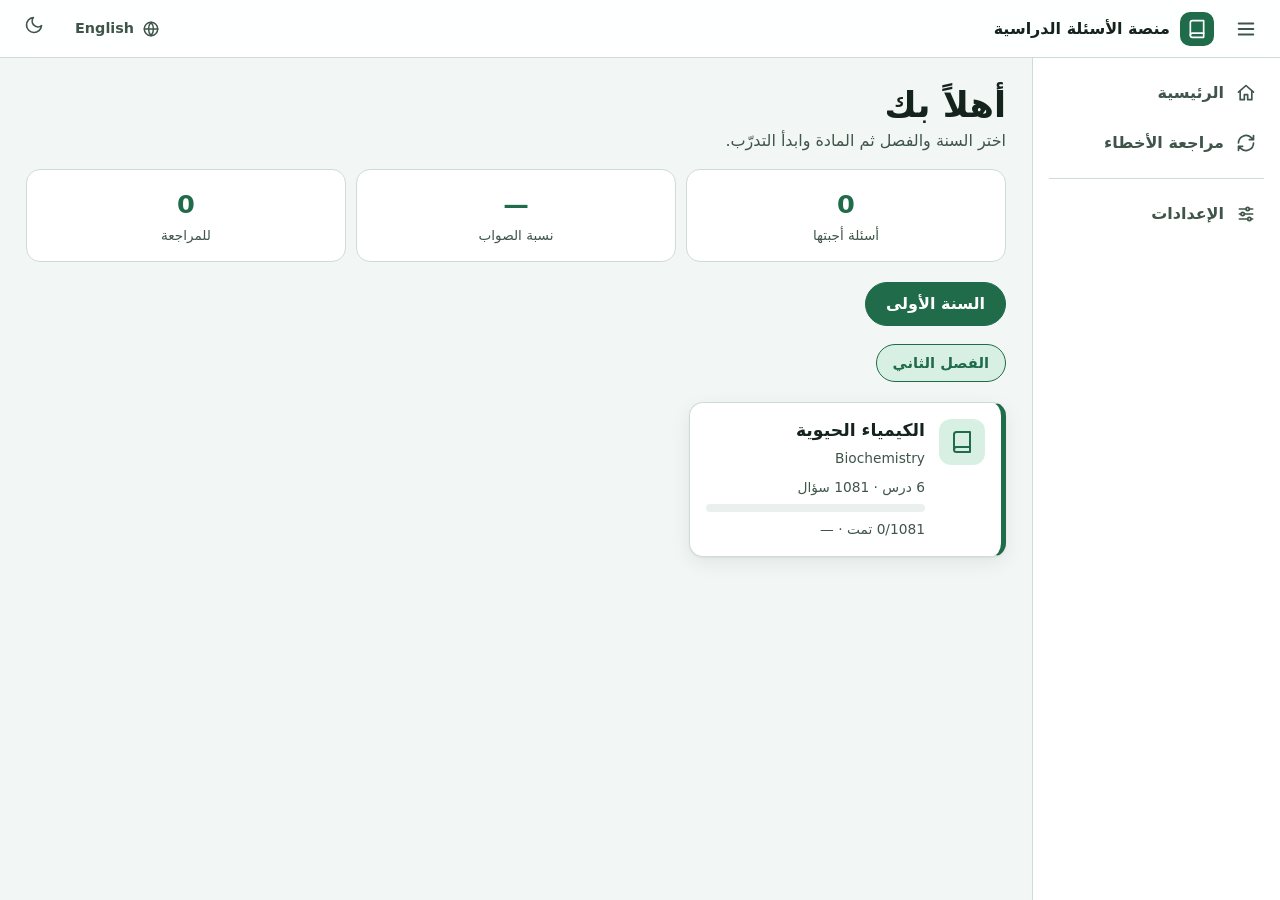
<file: index.html>
<!DOCTYPE html>
<html lang="ar" dir="rtl">
<head>
<meta charset="UTF-8">
<meta name="viewport" content="width=device-width, initial-scale=1, viewport-fit=cover">
<title>منصة الأسئلة الدراسية</title>
<meta name="description" content="Interactive study platform: practice questions by year, semester and subject.">
<meta name="theme-color" content="#1f6b4a">
<link rel="manifest" href="manifest.webmanifest">
<link rel="icon" href="icons/icon.svg" type="image/svg+xml">
<link rel="apple-touch-icon" href="icons/icon.svg">
<link rel="stylesheet" href="css/app.css">
<script>
  /* apply saved language/theme before first paint (no flash) */
  (function () {
    try {
      var s = JSON.parse(localStorage.getItem('quizhub:settings') || '{}');
      var lang = s.lang === 'en' ? 'en' : 'ar';
      var theme = s.theme || 'auto';
      if (theme === 'auto') theme = window.matchMedia && matchMedia('(prefers-color-scheme: dark)').matches ? 'dark' : 'light';
      var d = document.documentElement;
      d.lang = lang; d.dir = lang === 'ar' ? 'rtl' : 'ltr'; d.dataset.theme = theme;
    } catch (e) {}
  })();
</script>
</head>
<body>
<div id="app"><p style="padding:24px">…</p></div>
<noscript><p style="padding:24px">This site needs JavaScript. / هذا الموقع يحتاج تفعيل JavaScript.</p></noscript>

<!-- core -->
<script src="js/util.js"></script>
<script src="js/i18n.js"></script>
<script src="js/store.js"></script>
<script src="js/drafts.js"></script>
<script src="js/content.js"></script>
<script src="js/ui/forms.js"></script>
<script src="js/ui/shell.js"></script>

<!-- question types: one file each. To add a type, add its file here. -->
<script src="js/types/registry.js"></script>
<script src="js/types/mcq.js"></script>
<script src="js/types/truefalse.js"></script>
<script src="js/types/multitf.js"></script>
<script src="js/types/matching.js"></script>
<script src="js/types/shortanswer.js"></script>
<script src="js/types/compare.js"></script>

<!-- pages -->
<script src="js/views/quiz.js"></script>
<script src="js/views/home.js"></script>
<script src="js/views/subject.js"></script>
<script src="js/views/browse.js"></script>
<script src="js/views/settings.js"></script>

<!-- editor -->
<script src="js/editor/images.js"></script>
<script src="js/editor/publish.js"></script>
<script src="js/editor/data.js"></script>
<script src="js/editor/editor-main.js"></script>
<script src="js/editor/editor-subject.js"></script>
<script src="js/editor/editor-question.js"></script>

<script src="js/main.js"></script>
</body>
</html>
</file>
<file: css/app.css>
/* ==========================================================================
   app.css — all styling. Uses CSS "logical" properties so Arabic (RTL) and
   English (LTR) both work. Colors are variables at the top: change them to
   re-theme the whole site.
   ========================================================================== */

/* ---------- Design tokens ---------- */
:root {
  --bg: #f2f6f4;
  --surface: #ffffff;
  --surface-2: #e9f0ed;
  --border: #cfdcd6;
  --text: #14231c;
  --text-2: #3f554a;      /* secondary text, 7:1 on --bg */
  --text-3: #5b7167;      /* hints, 4.8:1 on white */
  --accent: #1f6b4a;
  --accent-2: #2f8f66;
  --accent-soft: #d8f0e3;
  --on-accent: #ffffff;
  --ok: #16794a;   --ok-soft: #dcf5e8;
  --bad: #b3261e;  --bad-soft: #fde6e4;
  --warn: #8a5a00; --warn-soft: #fff3d6;
  --focus: #1d5fd6;
  --radius: 14px;
  --radius-s: 9px;
  --shadow: 0 1px 2px rgba(20, 35, 28, .06), 0 6px 20px rgba(20, 35, 28, .07);
  --shadow-l: 0 12px 40px rgba(20, 35, 28, .22);
  --sidebar-w: 248px;
  --topbar-h: 58px;
  --font: system-ui, -apple-system, "Segoe UI", "Noto Sans Arabic", "Noto Naskh Arabic", Tahoma, "Helvetica Neue", Arial, sans-serif;
  --font-mono: ui-monospace, SFMono-Regular, Menlo, Consolas, monospace;
}
:root[data-theme="dark"] {
  --bg: #0e1914;
  --surface: #16251e;
  --surface-2: #1e3128;
  --border: #2c4439;
  --text: #e6f2ec;
  --text-2: #b4cdc0;
  --text-3: #8fae9f;
  --accent: #5fc79a;
  --accent-2: #7fd9b2;
  --accent-soft: #1b3a2b;
  --on-accent: #07140e;
  --ok: #6fdba5;  --ok-soft: #12382a;
  --bad: #ff8d84; --bad-soft: #3d1a18;
  --warn: #f2c25b; --warn-soft: #3a2d0c;
  --focus: #7db0ff;
  --shadow: 0 1px 2px rgba(0, 0, 0, .3), 0 6px 20px rgba(0, 0, 0, .35);
  --shadow-l: 0 12px 40px rgba(0, 0, 0, .6);
  color-scheme: dark;
}
/* subject colour themes (set on cards / headers) */
.color-green  { --sc: #1f6b4a; --sc-soft: #d8f0e3; }
.color-blue   { --sc: #1b5fb8; --sc-soft: #dbe9fb; }
.color-purple { --sc: #6a3fb5; --sc-soft: #e9defa; }
.color-amber  { --sc: #9a5b00; --sc-soft: #fdebc8; }
.color-rose   { --sc: #b02a55; --sc-soft: #fbdde7; }
.color-teal   { --sc: #0f7480; --sc-soft: #d3f0f3; }
.color-slate  { --sc: #3f4f5e; --sc-soft: #e1e7ec; }
:root[data-theme="dark"] .color-green  { --sc: #5fc79a; --sc-soft: #1b3a2b; }
:root[data-theme="dark"] .color-blue   { --sc: #82b4f5; --sc-soft: #172c4a; }
:root[data-theme="dark"] .color-purple { --sc: #bda0f0; --sc-soft: #2a1f47; }
:root[data-theme="dark"] .color-amber  { --sc: #f0c06a; --sc-soft: #3b2c0e; }
:root[data-theme="dark"] .color-rose   { --sc: #f19ab6; --sc-soft: #451a2b; }
:root[data-theme="dark"] .color-teal   { --sc: #6fd0dc; --sc-soft: #11393e; }
:root[data-theme="dark"] .color-slate  { --sc: #a8b9c8; --sc-soft: #26323d; }

/* ---------- Base ---------- */
*, *::before, *::after { box-sizing: border-box; }
html { font-size: 16px; -webkit-text-size-adjust: 100%; }
body { margin: 0; background: var(--bg); color: var(--text); font-family: var(--font); line-height: 1.6; min-height: 100vh; transition: background .2s, color .2s; }
h1, h2, h3 { line-height: 1.3; margin: 0; }
p { margin: 0 0 .6em; }
a { color: var(--accent); }
img { max-width: 100%; }
code, .mono { font-family: var(--font-mono); font-size: .88em; }
code { background: var(--surface-2); padding: .1em .4em; border-radius: 5px; direction: ltr; unicode-bidi: embed; }
button { font: inherit; color: inherit; cursor: pointer; }
button:disabled, .btn[disabled] { cursor: not-allowed; opacity: .55; }
[hidden] { display: none !important; }
:focus-visible { outline: 3px solid var(--focus); outline-offset: 2px; border-radius: 6px; }
.sr-only { position: absolute; width: 1px; height: 1px; overflow: hidden; clip: rect(0 0 0 0); white-space: nowrap; }
.ico { display: inline-flex; align-items: center; justify-content: center; flex: none; }
.ico svg { display: block; }
.math { white-space: nowrap; font-family: "Cambria Math", Cambria, Georgia, serif; }
.math sub, .math sup { font-size: .75em; line-height: 0; }
@media (prefers-reduced-motion: reduce) { *, *::before, *::after { animation-duration: .001ms !important; transition-duration: .001ms !important; scroll-behavior: auto !important; } }

/* ---------- Frame ---------- */
.skip-link { position: fixed; inset-block-start: -60px; inset-inline-start: 8px; background: var(--accent); color: var(--on-accent); padding: 10px 14px; border-radius: 8px; z-index: 300; text-decoration: none; }
.skip-link:focus { inset-block-start: 8px; }
.topbar { position: sticky; top: 0; z-index: 60; height: var(--topbar-h); display: flex; align-items: center; gap: 10px; padding-inline: 12px; background: color-mix(in srgb, var(--surface) 92%, transparent); backdrop-filter: blur(10px); border-block-end: 1px solid var(--border); }
.brand { display: flex; align-items: center; gap: 10px; text-decoration: none; color: var(--text); font-weight: 700; min-width: 0; margin-inline-end: auto; }
.brand-mark { width: 34px; height: 34px; border-radius: 10px; background: var(--accent); color: var(--on-accent); display: inline-flex; align-items: center; justify-content: center; flex: none; }
.brand-name { white-space: nowrap; overflow: hidden; text-overflow: ellipsis; }
.topbar-actions { display: flex; align-items: center; gap: 6px; }
.menu-btn { order: -1; }
.sidebar { position: fixed; z-index: 80; inset-block: var(--topbar-h) 0; inset-inline-start: 0; width: var(--sidebar-w); background: var(--surface); border-inline-end: 1px solid var(--border); overflow-y: auto; transform: translateX(-100%); transition: transform .25s ease; }
:root[dir="rtl"] .sidebar { transform: translateX(100%); }
.sidebar.is-open { transform: none !important; box-shadow: var(--shadow-l); }
.sidebar-inner { padding: 12px; display: flex; flex-direction: column; gap: 4px; }
.nav-link { display: flex; align-items: center; gap: 12px; min-height: 46px; padding: 8px 12px; border-radius: 10px; text-decoration: none; color: var(--text-2); font-weight: 600; }
.nav-link:hover { background: var(--surface-2); color: var(--text); }
.nav-link.is-active { background: var(--accent-soft); color: var(--accent); }
.nav-label { flex: 1; }
.nav-sep { height: 1px; background: var(--border); margin: 8px 4px; }
.badge { background: var(--bad); color: #fff; border-radius: 999px; font-size: .75rem; padding: 1px 8px; min-width: 22px; text-align: center; }
:root[data-theme="dark"] .badge { color: #1b0805; }
.scrim { position: fixed; inset: 0; z-index: 70; background: rgba(5, 12, 9, .5); opacity: 0; pointer-events: none; transition: opacity .2s; }
.scrim.is-on { opacity: 1; pointer-events: auto; }
.main { padding: 18px 14px 80px; max-width: 980px; margin-inline: auto; outline: none; }
.page { animation: fade .25s ease; }
@keyframes fade { from { opacity: 0; transform: translateY(6px); } to { opacity: 1; transform: none; } }
@media (min-width: 960px) {
  .menu-btn { display: none; }
  .sidebar { transform: none !important; box-shadow: none; }
  .scrim { display: none; }
  .main { margin-inline-start: calc(var(--sidebar-w) + max(24px, (100vw - var(--sidebar-w) - 980px) / 2)); margin-inline-end: 24px; padding-inline: 0; max-width: none; width: min(980px, calc(100vw - var(--sidebar-w) - 48px)); }
}

/* ---------- Buttons ---------- */
.btn { display: inline-flex; align-items: center; justify-content: center; gap: 8px; min-height: 44px; padding: 8px 18px; border: 1.5px solid var(--border); border-radius: 12px; background: var(--surface); color: var(--text); font-weight: 600; text-decoration: none; line-height: 1.2; transition: background .15s, border-color .15s, transform .08s, box-shadow .15s; -webkit-tap-highlight-color: transparent; }
.btn:hover:not(:disabled) { background: var(--surface-2); }
.btn:active:not(:disabled) { transform: scale(.98); }
.btn-primary { background: var(--accent); border-color: var(--accent); color: var(--on-accent); }
.btn-primary:hover:not(:disabled) { background: var(--accent-2); border-color: var(--accent-2); }
.btn-soft { background: var(--accent-soft); border-color: transparent; color: var(--accent); }
.btn-soft:hover:not(:disabled) { background: color-mix(in srgb, var(--accent-soft) 70%, var(--accent)); }
.btn-ghost { background: transparent; border-color: transparent; color: var(--text-2); }
.btn-danger { background: var(--bad); border-color: var(--bad); color: #fff; }
:root[data-theme="dark"] .btn-danger { color: #1b0805; }
.btn-danger:hover:not(:disabled) { background: var(--bad); filter: brightness(1.1); }
.btn-danger-soft { background: var(--bad-soft); border-color: transparent; color: var(--bad); }
.btn-success { background: var(--ok-soft); border-color: transparent; color: var(--ok); }
.btn-sm { min-height: 38px; padding: 4px 12px; font-size: .9rem; border-radius: 10px; }
.btn-lg { min-height: 52px; font-size: 1.05rem; padding-inline: 26px; }
.btn-block { width: 100%; }
.btn.is-dirty { box-shadow: 0 0 0 3px color-mix(in srgb, var(--warn) 45%, transparent); }
.icon-btn { display: inline-flex; align-items: center; justify-content: center; width: 44px; height: 44px; border-radius: 12px; border: 1.5px solid transparent; background: transparent; color: var(--text-2); -webkit-tap-highlight-color: transparent; }
.icon-btn:hover { background: var(--surface-2); color: var(--text); }
.icon-btn-sm { width: 38px; height: 38px; border-radius: 9px; }
.icon-btn.danger:hover { background: var(--bad-soft); color: var(--bad); }
.link-btn { background: none; border: none; padding: 0; color: var(--accent); text-decoration: underline; }
.btn-row, .toolbar { display: flex; flex-wrap: wrap; gap: 8px; margin-block: 10px; }
.lang-btn .btn-label { white-space: nowrap; }
@media (max-width: 520px) { .lang-btn .btn-label { display: none; } .lang-btn { padding-inline: 10px; } }

/* ---------- Common blocks ---------- */
.card { background: var(--surface); border: 1px solid var(--border); border-radius: var(--radius); padding: 18px; margin-block: 14px; box-shadow: var(--shadow); }
.card-title { font-size: 1.1rem; margin-block-end: 12px; }
.section-title { font-size: 1.15rem; margin-block: 24px 10px; }
.page-head { display: flex; flex-wrap: wrap; align-items: flex-end; justify-content: space-between; gap: 12px; margin-block: 6px 16px; }
.page-title { font-size: clamp(1.4rem, 3.5vw, 1.9rem); }
.page-sub { color: var(--text-2); margin-block: 4px 0; max-width: 62ch; }
.back-link { display: inline-flex; align-items: center; gap: 6px; min-height: 40px; color: var(--text-2); text-decoration: none; font-weight: 600; }
.back-link:hover { color: var(--accent); }
.hint { color: var(--text-3); font-size: .88rem; margin: 4px 0; }
.hint-err { color: var(--bad); }
.hint.ok { color: var(--ok); display: flex; align-items: center; gap: 6px; }
.note { display: flex; gap: 10px; align-items: flex-start; background: var(--accent-soft); color: var(--text); border-radius: 12px; padding: 12px 14px; font-size: .92rem; }
.note-warn { background: var(--warn-soft); }
.empty { text-align: center; color: var(--text-2); padding: 40px 16px; display: flex; flex-direction: column; align-items: center; gap: 10px; }
.err-detail { background: var(--surface-2); padding: 10px; border-radius: 8px; max-width: 100%; overflow: auto; font-size: .8rem; direction: ltr; text-align: left; }
.loading { display: flex; align-items: center; gap: 12px; justify-content: center; padding: 60px 0; color: var(--text-2); }
.spinner { width: 22px; height: 22px; border: 3px solid var(--border); border-top-color: var(--accent); border-radius: 50%; animation: spin .8s linear infinite; }
@keyframes spin { to { transform: rotate(360deg); } }
.progress { height: 8px; background: var(--surface-2); border-radius: 99px; overflow: hidden; }
.progress-fill { height: 100%; background: var(--sc, var(--accent)); border-radius: 99px; transition: width .35s ease; }
.stars { display: inline-flex; gap: 2px; }
.star { color: var(--border); display: inline-flex; }
.star.on { color: #d99a00; }
.star.on svg { fill: currentColor; }
.pill { display: inline-flex; align-items: center; gap: 4px; border-radius: 99px; padding: 2px 10px; font-size: .82rem; font-weight: 700; }
.pill-ok { background: var(--ok-soft); color: var(--ok); }
.pill-no { background: var(--bad-soft); color: var(--bad); }
.tag { display: inline-block; border-radius: 99px; padding: 2px 11px; font-size: .78rem; font-weight: 700; white-space: nowrap; background: var(--surface-2); color: var(--text-2); }
.tone-blue   { background: #dbe9fb; color: #17498f; }  .tone-purple { background: #ebe0fb; color: #53309a; }
.tone-amber  { background: #fdebc8; color: #7a4800; }  .tone-teal   { background: #d3f0f3; color: #0b5b64; }
.tone-rose   { background: #fbdde7; color: #8f1f43; }  .tone-slate  { background: #e1e7ec; color: #33424f; }
:root[data-theme="dark"] .tone-blue   { background: #172c4a; color: #a9cbfa; }  :root[data-theme="dark"] .tone-purple { background: #2a1f47; color: #cdb8f4; }
:root[data-theme="dark"] .tone-amber  { background: #3b2c0e; color: #f4cf8a; }  :root[data-theme="dark"] .tone-teal   { background: #11393e; color: #8fdbe5; }
:root[data-theme="dark"] .tone-rose   { background: #451a2b; color: #f5b3c8; }  :root[data-theme="dark"] .tone-slate  { background: #26323d; color: #bccbd8; }

/* ---------- Forms ---------- */
.field { display: flex; flex-direction: column; gap: 6px; margin-block: 10px; min-width: 0; }
.label, .b-lbl { font-weight: 700; font-size: .92rem; color: var(--text); }
.label-opt { font-weight: 400; color: var(--text-3); }
.input { width: 100%; min-height: 44px; padding: 9px 12px; border: 1.5px solid var(--border); border-radius: 10px; background: var(--surface); color: var(--text); font: inherit; }
.input:hover { border-color: var(--text-3); }
.input:focus-visible { outline: 3px solid var(--focus); outline-offset: 1px; border-color: var(--focus); }
.input-sm { max-width: 110px; }
.textarea { resize: vertical; min-height: 76px; line-height: 1.55; }
.mono.textarea, textarea.mono { font-family: var(--font-mono); font-size: .85rem; direction: ltr; text-align: left; }
.select { appearance: none; background-image: url("data:image/svg+xml,%3Csvg xmlns='http://www.w3.org/2000/svg' width='16' height='16' viewBox='0 0 24 24' fill='none' stroke='%23778' stroke-width='2.5' stroke-linecap='round'%3E%3Cpath d='M6 9l6 6 6-6'/%3E%3C/svg%3E"); background-repeat: no-repeat; background-position: right 12px center; padding-inline-end: 36px; }
:root[dir="rtl"] .select { background-position: left 12px center; }
.form-stack > * { margin-block: 0; }
.form-stack { display: flex; flex-direction: column; gap: 12px; }
.form-block { border: 1px solid var(--border); border-radius: 12px; padding: 14px; margin-block: 14px; background: color-mix(in srgb, var(--surface-2) 40%, var(--surface)); }
.form-h { font-size: 1rem; margin-block-end: 8px; }
.grid-2 { display: grid; gap: 12px; grid-template-columns: 1fr; }
@media (min-width: 640px) { .grid-2 { grid-template-columns: 1fr 1fr; } }
.check { display: inline-flex; align-items: center; gap: 10px; min-height: 44px; cursor: pointer; }
.check-input { position: absolute; opacity: 0; width: 1px; height: 1px; }
.check-box { width: 24px; height: 24px; border: 2px solid var(--text-3); border-radius: 7px; display: inline-flex; align-items: center; justify-content: center; color: transparent; background: var(--surface); flex: none; }
.check-input:checked + .check-box { background: var(--accent); border-color: var(--accent); color: var(--on-accent); }
.check-input:focus-visible + .check-box { outline: 3px solid var(--focus); outline-offset: 2px; }
.seg { display: inline-flex; flex-wrap: wrap; gap: 6px; }
.seg-item { position: relative; cursor: pointer; }
.seg-input { position: absolute; opacity: 0; width: 1px; height: 1px; }
.seg-label { display: inline-flex; align-items: center; min-height: 44px; padding: 8px 18px; border: 1.5px solid var(--border); border-radius: 10px; font-weight: 600; background: var(--surface); }
.seg-input:checked + .seg-label { background: var(--accent); color: var(--on-accent); border-color: var(--accent); }
.seg-input:focus-visible + .seg-label { outline: 3px solid var(--focus); outline-offset: 2px; }

/* ---------- Tabs / chips ---------- */
.tabs { display: flex; gap: 8px; overflow-x: auto; padding-block: 6px; margin-block: 6px; scrollbar-width: thin; }
.tab { flex: none; min-height: 44px; padding: 8px 20px; border-radius: 99px; border: 1.5px solid var(--border); background: var(--surface); font-weight: 700; color: var(--text-2); white-space: nowrap; }
.tab.is-active { background: var(--accent); border-color: var(--accent); color: var(--on-accent); }
.tabs-sub .tab { min-height: 38px; padding: 4px 16px; font-size: .92rem; }
.tabs-sub .tab.is-active { background: var(--accent-soft); color: var(--accent); border-color: var(--accent); }
.chip-grp { display: flex; flex-wrap: wrap; gap: 8px; margin-block-start: 8px; }
.chip { min-height: 40px; padding: 6px 14px; border-radius: 99px; border: 1.5px solid var(--border); background: var(--surface); color: var(--text-2); font-weight: 600; font-size: .92rem; }
.chip.is-on { background: var(--accent-soft); border-color: var(--accent); color: var(--accent); }
.chip.is-on::before { content: "✓ "; }

/* ---------- Home ---------- */
.hero { margin-block: 6px 16px; }
.hero-title { font-size: clamp(1.6rem, 4vw, 2.2rem); }
.hero-sub { color: var(--text-2); }
.stats { display: grid; grid-template-columns: repeat(3, 1fr); gap: 10px; margin-block: 14px; }
.stat { background: var(--surface); border: 1px solid var(--border); border-radius: var(--radius); padding: 14px 10px; text-align: center; text-decoration: none; color: var(--text); }
.stat-val { font-size: 1.6rem; font-weight: 800; color: var(--accent); }
.stat-lbl { font-size: .85rem; color: var(--text-2); }
.stat-link:hover { border-color: var(--accent); }
.banner { display: flex; flex-wrap: wrap; align-items: center; gap: 10px 14px; background: var(--warn-soft); border: 1px solid color-mix(in srgb, var(--warn) 40%, transparent); border-radius: var(--radius); padding: 12px 16px; }
.banner p { flex: 1 1 220px; margin: 0; }
.subject-grid { display: grid; gap: 14px; grid-template-columns: repeat(auto-fill, minmax(260px, 1fr)); margin-block: 14px; }
.subject-card { display: flex; gap: 14px; background: var(--surface); border: 1px solid var(--border); border-inline-start: 5px solid var(--sc, var(--accent)); border-radius: var(--radius); padding: 16px; text-decoration: none; color: var(--text); box-shadow: var(--shadow); transition: transform .15s, box-shadow .15s; }
.subject-card:hover { transform: translateY(-2px); box-shadow: var(--shadow-l); }
.sc-icon { width: 46px; height: 46px; border-radius: 12px; background: var(--sc-soft, var(--accent-soft)); color: var(--sc, var(--accent)); display: inline-flex; align-items: center; justify-content: center; flex: none; }
.sc-body { flex: 1; min-width: 0; display: flex; flex-direction: column; gap: 6px; }
.sc-title { font-size: 1.08rem; }
.sc-sub, .sc-meta, .sc-prog { font-size: .86rem; color: var(--text-2); }
.list { display: flex; flex-direction: column; gap: 8px; margin-block: 12px; }
.list-row { display: flex; align-items: center; gap: 12px; background: var(--surface); border: 1px solid var(--border); border-radius: 12px; padding: 10px 14px; }
.list-main { flex: 1; min-width: 0; }
.list-text { font-weight: 600; }
.list-meta { font-size: .8rem; color: var(--text-3); }

/* ---------- Subject page ---------- */
.subject-head { display: flex; flex-wrap: wrap; align-items: flex-end; justify-content: space-between; gap: 14px; background: var(--sc-soft); border-inline-start: 6px solid var(--sc); border-radius: var(--radius); padding: 18px 20px; margin-block: 8px 14px; }
.sh-sub { color: var(--sc); font-weight: 700; }
.sh-actions { display: flex; flex-wrap: wrap; gap: 8px; }
.b-sec { margin-block: 14px; }
.b-opts { display: grid; grid-template-columns: repeat(auto-fit, minmax(190px, 1fr)); gap: 6px 18px; align-items: end; margin-block-start: 8px; }
.builder-foot { display: flex; flex-wrap: wrap; align-items: center; justify-content: space-between; gap: 12px; margin-block-start: 14px; padding-block-start: 14px; border-block-start: 1px solid var(--border); }
.builder-count { color: var(--text-2); font-weight: 600; }
.lesson-grid { display: grid; gap: 14px; grid-template-columns: repeat(auto-fill, minmax(260px, 1fr)); }
.lesson-card { background: var(--surface); border: 1px solid var(--border); border-radius: var(--radius); padding: 16px; display: flex; flex-direction: column; gap: 10px; }
.lc-top { display: flex; justify-content: space-between; align-items: center; }
.lc-num { width: 30px; height: 30px; border-radius: 9px; background: var(--accent-soft); color: var(--accent); font-weight: 800; display: inline-flex; align-items: center; justify-content: center; }
.lc-title { font-size: 1.05rem; }
.lc-sum summary { cursor: pointer; color: var(--accent); font-weight: 600; font-size: .9rem; min-height: 32px; }
.lc-sum p { font-size: .9rem; color: var(--text-2); margin-block-start: 6px; }
.lc-stats { display: flex; justify-content: space-between; font-size: .85rem; color: var(--text-2); }

/* ---------- Browse ---------- */
.filters { display: grid; grid-template-columns: repeat(auto-fit, minmax(170px, 1fr)); gap: 4px 12px; }
.br-count { color: var(--text-2); font-weight: 600; margin-block: 14px 8px; }
.br-list { display: flex; flex-direction: column; gap: 8px; }
.br-row { background: var(--surface); border: 1px solid var(--border); border-radius: 12px; overflow: hidden; }
.br-row.is-open { border-color: var(--accent); }
.br-head { display: block; width: 100%; text-align: start; background: none; border: none; padding: 12px 14px; }
.br-top { display: flex; align-items: center; gap: 8px; flex-wrap: wrap; margin-block-end: 6px; }
.br-top .ico:last-child { margin-inline-start: auto; transition: transform .2s; }
.br-row.is-open .br-top .ico:last-child { transform: rotate(180deg); }
.br-lesson { font-size: .8rem; color: var(--text-3); }
.br-n { font-size: .78rem; color: var(--text-3); }
.br-text { font-weight: 600; }
.br-detail { padding: 4px 14px 14px; border-block-start: 1px dashed var(--border); display: flex; flex-direction: column; gap: 10px; }
.br-img { max-height: 260px; object-fit: contain; border-radius: 10px; border: 1px solid var(--border); background: #fff; margin-inline: auto; display: block; }
.br-full { font-weight: 600; }
.br-actions { display: flex; justify-content: flex-end; }
.br-more { display: flex; justify-content: center; margin-block: 16px; }
.status { font-weight: 800; }
.status-ok { color: var(--ok); } .status-no { color: var(--bad); } .status-none { color: var(--text-3); }

/* ---------- Quiz ---------- */
.quiz-head { display: flex; align-items: center; gap: 12px; margin-block: 4px 14px; }
.quiz-head .progress { flex: 1; }
.quiz-count { white-space: nowrap; color: var(--text-2); }
.timer { display: inline-flex; align-items: center; gap: 6px; font-weight: 800; padding: 4px 12px; border-radius: 99px; background: var(--surface-2); font-variant-numeric: tabular-nums; }
.timer.urgent { background: var(--bad-soft); color: var(--bad); animation: pulse 1s infinite; }
@keyframes pulse { 50% { opacity: .6; } }
.q-card { background: var(--surface); border: 1px solid var(--border); border-radius: var(--radius); padding: 20px; box-shadow: var(--shadow); }
.q-meta { display: flex; flex-wrap: wrap; align-items: center; gap: 10px; margin-block-end: 12px; }
.q-where { font-size: .85rem; color: var(--text-3); }
.q-img-btn { position: relative; display: block; width: 100%; background: #fff; border: 1px solid var(--border); border-radius: 12px; padding: 8px; margin-block-end: 14px; }
.q-img { display: block; max-height: 340px; max-width: 100%; margin-inline: auto; object-fit: contain; }
.zoom-hint { position: absolute; inset-block-end: 10px; inset-inline-end: 10px; background: rgba(0, 0, 0, .55); color: #fff; border-radius: 8px; padding: 4px; display: inline-flex; }
.q-text { font-size: 1.15rem; font-weight: 600; line-height: 1.7; margin-block-end: 16px; }
.q-body { margin-block: 8px; }
.q-actions { display: flex; flex-wrap: wrap; gap: 10px; margin-block: 14px 4px; }
.feedback { display: flex; align-items: center; gap: 10px; border-radius: 12px; padding: 12px 16px; font-weight: 800; margin-block-start: 16px; }
.feedback.is-ok { background: var(--ok-soft); color: var(--ok); }
.feedback.is-bad { background: var(--bad-soft); color: var(--bad); }
.expl { background: var(--surface-2); border-inline-start: 4px solid var(--accent); border-radius: 12px; padding: 12px 16px; margin-block-start: 14px; }
.expl-head { display: flex; align-items: center; gap: 8px; font-weight: 800; color: var(--accent); margin-block-end: 6px; font-size: .9rem; }
.expl-text { color: var(--text); line-height: 1.75; }
.q-nav { display: flex; align-items: center; flex-wrap: wrap; gap: 8px; margin-block-start: 14px; }
.q-nav-spacer { flex: 1; }
.page-quiz .q-nav .btn-primary { min-width: 140px; }

/* question types */
.opts { display: flex; flex-direction: column; gap: 10px; }
.opt { display: flex; align-items: flex-start; gap: 12px; text-align: start; width: 100%; min-height: 54px; padding: 12px 14px; border: 2px solid var(--border); border-radius: 12px; background: var(--surface); transition: border-color .15s, background .15s; }
.opt:hover:not(:disabled) { border-color: var(--accent); background: var(--accent-soft); }
.opt:disabled { cursor: default; opacity: 1; }
.opt-letter { width: 30px; height: 30px; border-radius: 9px; background: var(--surface-2); font-weight: 800; display: inline-flex; align-items: center; justify-content: center; flex: none; font-size: .9rem; }
.opt-body { display: flex; flex-direction: column; gap: 4px; flex: 1; min-width: 0; }
.opt-text { font-weight: 600; }
.opt-reason { font-size: .88rem; color: var(--text-2); }
.opt.is-correct { border-color: var(--ok); background: var(--ok-soft); }
.opt.is-correct .opt-letter { background: var(--ok); color: #fff; }
.opt.is-wrong { border-color: var(--bad); background: var(--bad-soft); }
.opt.is-wrong .opt-letter { background: var(--bad); color: #fff; }
:root[data-theme="dark"] .opt.is-correct .opt-letter, :root[data-theme="dark"] .opt.is-wrong .opt-letter { color: #0b1410; }
.view-opts, .view-stmts, .view-pairs { display: flex; flex-direction: column; gap: 8px; }
.view-opt { display: flex; gap: 12px; align-items: flex-start; border: 1.5px solid var(--border); border-radius: 10px; padding: 8px 12px; }
.view-opt.is-correct { border-color: var(--ok); background: var(--ok-soft); }
.view-answer { background: var(--surface-2); border-radius: 10px; padding: 10px 14px; font-weight: 600; }
.view-stmt, .view-pair { display: flex; align-items: flex-start; gap: 10px; flex-wrap: wrap; }
.tf-grp { display: grid; grid-template-columns: 1fr 1fr; gap: 12px; }
.tf-btn { display: inline-flex; align-items: center; justify-content: center; gap: 10px; min-height: 60px; border: 2px solid var(--border); border-radius: 14px; background: var(--surface); font-size: 1.1rem; font-weight: 800; }
.tf-btn:hover:not(:disabled) { border-color: var(--accent); background: var(--accent-soft); }
.tf-btn.is-correct { border-color: var(--ok); background: var(--ok-soft); color: var(--ok); }
.tf-btn.is-wrong { border-color: var(--bad); background: var(--bad-soft); color: var(--bad); }
.stmts { display: flex; flex-direction: column; gap: 10px; }
.stmt { display: flex; flex-wrap: wrap; align-items: center; justify-content: space-between; gap: 10px 14px; border: 1.5px solid var(--border); border-radius: 12px; padding: 10px 12px; }
.stmt.is-ok { border-color: var(--ok); background: var(--ok-soft); }
.stmt.is-bad { border-color: var(--bad); background: var(--bad-soft); }
.stmt-text { flex: 1 1 260px; display: flex; gap: 8px; }
.stmt-num { font-weight: 800; color: var(--text-3); }
.stmt-ctl { display: flex; align-items: center; gap: 8px; }
.stmt-btn { min-width: 64px; min-height: 44px; border: 2px solid var(--border); border-radius: 10px; background: var(--surface); font-weight: 800; }
.stmt-btn.is-picked { border-color: var(--accent); background: var(--accent); color: var(--on-accent); }
.stmt-btn.is-correct { border-color: var(--ok); background: var(--ok); color: #fff; }
.stmt-btn.is-wrong { border-color: var(--bad); background: var(--bad); color: #fff; }
:root[data-theme="dark"] .stmt-btn.is-correct, :root[data-theme="dark"] .stmt-btn.is-wrong { color: #0b1410; }
.stmt-mark { display: inline-flex; width: 24px; }
.stmt.is-ok .stmt-mark { color: var(--ok); } .stmt.is-bad .stmt-mark { color: var(--bad); }
.match { display: flex; flex-direction: column; gap: 10px; }
.match-row { display: grid; grid-template-columns: 1fr; gap: 6px; border: 1.5px solid var(--border); border-radius: 12px; padding: 10px 12px; }
@media (min-width: 640px) { .match-row { grid-template-columns: minmax(0, 1fr) minmax(0, 1.2fr); align-items: center; } }
.match-term { font-weight: 700; }
.match-pick { display: flex; align-items: center; gap: 8px; flex-wrap: wrap; }
.match-sel { flex: 1; min-width: 0; }
.match-sel.is-correct { border-color: var(--ok); background-color: var(--ok-soft); }
.match-sel.is-wrong { border-color: var(--bad); background-color: var(--bad-soft); }
.match-fix { width: 100%; color: var(--ok); font-weight: 700; font-size: .9rem; }
.reveal-box { display: flex; flex-direction: column; gap: 14px; }
.reveal-panel { background: var(--surface-2); border-radius: 12px; padding: 16px; }
.reveal-label { display: flex; align-items: center; gap: 6px; color: var(--ok); font-weight: 800; margin-block-end: 8px; font-size: .9rem; }
.reveal-text { font-size: 1.05rem; line-height: 1.75; }
.table-wrap { overflow-x: auto; border: 1px solid var(--border); border-radius: 10px; background: var(--surface); }
.cmp-table { width: 100%; border-collapse: collapse; font-size: .92rem; }
.cmp-table th, .cmp-table td { padding: 10px 12px; text-align: start; vertical-align: top; border-block-end: 1px solid var(--border); }
.cmp-table thead th { background: var(--accent-soft); color: var(--accent); position: sticky; top: 0; }
.cmp-table tbody th { font-weight: 700; background: var(--surface-2); width: 22%; }
.cmp-table tr:last-child > * { border-block-end: none; }

/* ---------- Results ---------- */
.res-hero { text-align: center; display: flex; flex-direction: column; align-items: center; gap: 8px; padding-block: 18px; }
.res-ring { --pct: 0; width: 150px; height: 150px; border-radius: 50%; background: conic-gradient(var(--accent) calc(var(--pct) * 1%), var(--surface-2) 0); display: flex; align-items: center; justify-content: center; position: relative; }
.res-ring::before { content: ""; position: absolute; inset: 12px; background: var(--bg); border-radius: 50%; }
.res-score { position: relative; font-size: 2.2rem; font-weight: 800; color: var(--accent); }
.res-hero .stars .star svg { width: 28px; height: 28px; }
.res-msg { font-size: 1.6rem; }
.res-sub, .res-detail { color: var(--text-2); margin: 0; }
.res-actions { display: flex; flex-wrap: wrap; gap: 10px; justify-content: center; margin-block-start: 14px; }
.bk { display: flex; flex-direction: column; gap: 12px; }
.bk-row { display: grid; grid-template-columns: 130px 1fr auto; align-items: center; gap: 12px; }
.bk-cnt { font-weight: 700; font-variant-numeric: tabular-nums; }
@media (max-width: 480px) { .bk-row { grid-template-columns: 1fr auto; } .bk-row .tag { grid-column: 1 / -1; justify-self: start; } }

/* ---------- Modal / toast ---------- */
.modal-back { position: fixed; inset: 0; z-index: 200; background: rgba(5, 12, 9, .6); display: flex; align-items: center; justify-content: center; padding: 16px; animation: fade .15s ease; }
.modal { background: var(--surface); color: var(--text); border-radius: 16px; width: min(480px, 100%); max-height: calc(100vh - 32px); overflow-y: auto; padding: 20px; box-shadow: var(--shadow-l); }
.modal-wide { width: min(820px, 100%); }
.modal-title { font-size: 1.15rem; margin-block-end: 12px; }
.modal-text { white-space: pre-line; }
.modal-actions { display: flex; flex-wrap: wrap; justify-content: flex-end; gap: 8px; margin-block-start: 16px; }
.lightbox-img { display: block; max-width: 100%; max-height: 75vh; margin-inline: auto; background: #fff; border-radius: 10px; }
.toasts { position: fixed; z-index: 400; inset-inline: 0; inset-block-end: 18px; display: flex; flex-direction: column; align-items: center; gap: 8px; pointer-events: none; padding-inline: 12px; }
.toast { background: #1d2b24; color: #fff; padding: 10px 18px; border-radius: 12px; box-shadow: var(--shadow-l); opacity: 0; transform: translateY(10px); transition: all .22s; max-width: 520px; font-weight: 600; }
.toast.is-on { opacity: 1; transform: none; }
.toast-error { background: var(--bad); }
:root[data-theme="dark"] .toast { background: #e6f2ec; color: #0e1914; }
:root[data-theme="dark"] .toast-error { color: #1b0805; }

/* ---------- Editor ---------- */
.row-list { display: flex; flex-direction: column; gap: 8px; margin-block: 8px; }
.row-card { display: flex; flex-wrap: wrap; align-items: flex-start; gap: 6px 10px; background: var(--surface); border: 1px solid var(--border); border-radius: 12px; padding: 10px; }
.row-card.has-problem { border-color: var(--bad); }
.row-num { width: 26px; height: 26px; border-radius: 8px; background: var(--surface-2); color: var(--text-2); font-size: .8rem; font-weight: 800; display: inline-flex; align-items: center; justify-content: center; flex: none; margin-block-start: 8px; }
.row-main { flex: 1 1 200px; min-width: 0; display: flex; flex-direction: column; gap: 8px; }
.row-card > .row-ctl { margin-inline-start: auto; }
.row-link { text-decoration: none; color: var(--text); }
.row-link:hover strong, .row-link:hover .q-row-text { color: var(--accent); }
.row-ctl { display: inline-flex; align-items: center; gap: 2px; flex: none; }
.q-row { align-items: center; }
.q-row .row-num { margin-block-start: 0; }
.q-row-top { display: flex; align-items: center; gap: 8px; margin-block-end: 4px; }
.q-row-text { font-weight: 600; }
.type-grid { display: grid; grid-template-columns: repeat(auto-fit, minmax(150px, 1fr)); gap: 10px; }
.type-card { min-height: 64px; border: 2px solid var(--border); border-radius: 12px; background: var(--surface); display: flex; align-items: center; justify-content: center; padding: 10px; }
.type-card:hover { border-color: var(--accent); background: var(--accent-soft); }
.correct-pick { position: relative; display: inline-flex; flex-direction: column; align-items: center; gap: 4px; cursor: pointer; margin-block-start: 4px; }
.correct-dot { width: 30px; height: 30px; border-radius: 50%; border: 2px solid var(--text-3); display: inline-flex; align-items: center; justify-content: center; color: transparent; background: var(--surface); }
.correct-pick .seg-input:checked ~ .correct-dot { background: var(--ok); border-color: var(--ok); color: #fff; }
.correct-pick .seg-input:focus-visible ~ .correct-dot { outline: 3px solid var(--focus); outline-offset: 2px; }
.id-box { display: inline-block; padding: 9px 12px; }
.sticky-actions { position: sticky; inset-block-end: 0; z-index: 30; display: flex; flex-wrap: wrap; gap: 8px; padding: 12px; margin-inline: -4px; background: color-mix(in srgb, var(--bg) 92%, transparent); backdrop-filter: blur(8px); border-block-start: 1px solid var(--border); }
.problem-list { list-style: none; padding: 0; margin: 0; display: flex; flex-direction: column; gap: 6px; }
.problem { display: flex; align-items: flex-start; gap: 8px; }
.problem-error { color: var(--bad); font-weight: 600; }
.problem-warn { color: var(--warn); }
.img-field { display: flex; flex-direction: column; gap: 8px; }
.img-drop { display: flex; flex-direction: column; align-items: center; justify-content: center; gap: 8px; min-height: 120px; padding: 16px; text-align: center; border: 2px dashed var(--text-3); border-radius: 14px; background: var(--surface); color: var(--text-2); cursor: pointer; }
.img-drop:hover, .img-drop.is-over { border-color: var(--accent); background: var(--accent-soft); }
.img-thumb { max-height: 240px; max-width: 100%; object-fit: contain; border: 1px solid var(--border); border-radius: 12px; background: #fff; padding: 6px; }
.year-box { border: 1px solid var(--border); border-radius: 14px; padding: 14px; margin-block: 14px; }
.year-head, .sem-head { display: flex; align-items: center; justify-content: space-between; gap: 8px; }
.year-title { font-size: 1.1rem; }
.sem-list { display: flex; flex-direction: column; gap: 12px; margin-block: 10px; }
.sem-box { background: var(--surface-2); border-radius: 12px; padding: 12px; }
.subj-list { list-style: none; margin: 8px 0; padding: 0; display: flex; flex-direction: column; gap: 6px; }
.subj-list li { display: flex; align-items: center; justify-content: space-between; gap: 8px; background: var(--surface); border-radius: 10px; padding: 4px 8px; }
.subj-link { display: flex; align-items: center; gap: 8px; min-height: 40px; text-decoration: none; font-weight: 600; flex: 1; min-width: 0; }
.drafts-list { margin-block-start: 10px; }
.drafts-list summary { cursor: pointer; min-height: 36px; font-weight: 600; }
.drafts-list ul { padding-inline-start: 20px; margin-block: 6px; font-size: .85rem; }
.drafts-list li { margin-block: 3px; word-break: break-all; }
</file>
